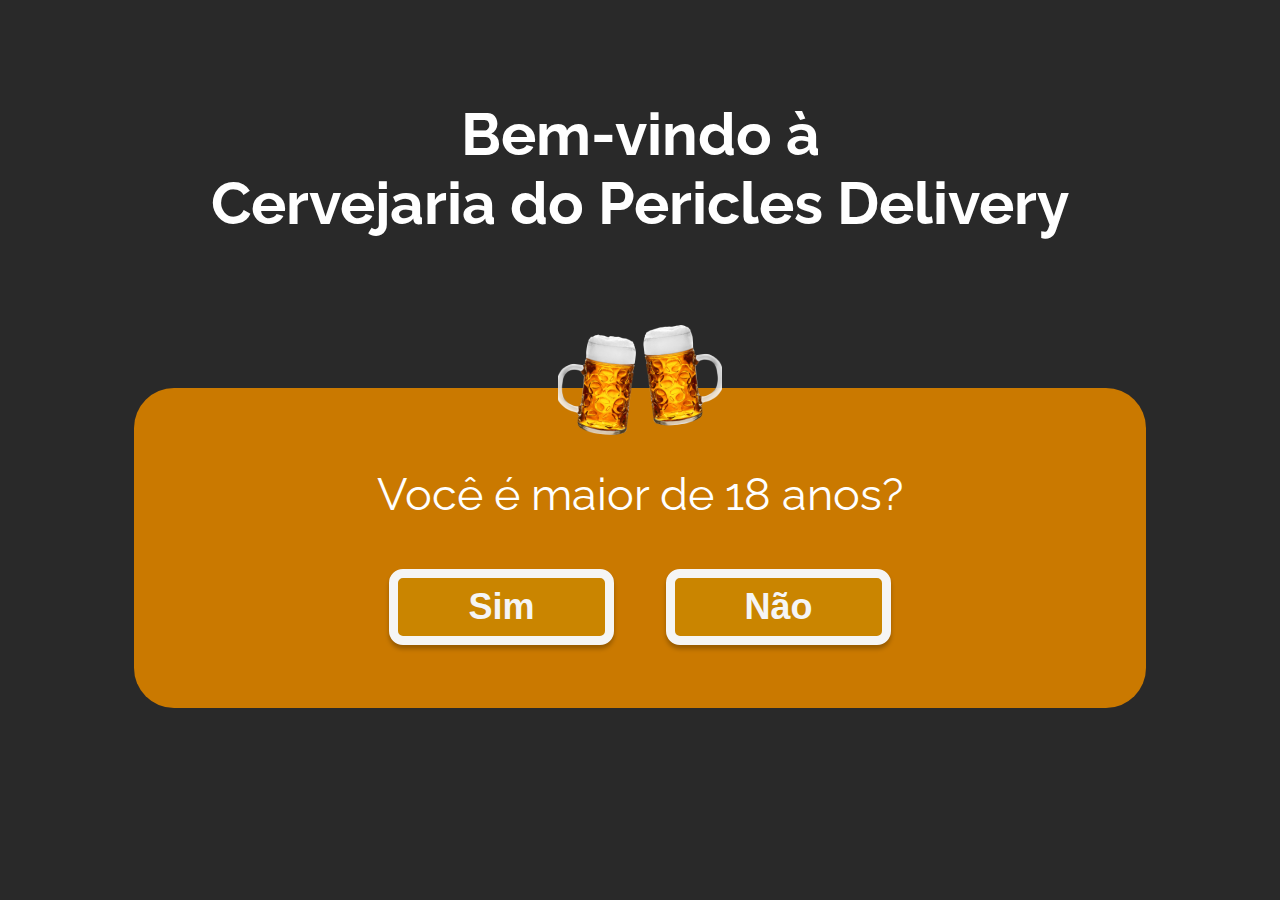
<file: cervejaria/index.html>
<!DOCTYPE html>
<html lang="en">
<head>
    <meta charset="UTF-8">
    <meta http-equiv="X-UA-Compatible" content="IE=edge">
    <meta name="viewport" content="width=device-width, initial-scale=1.0">
    <title>Cervejaria do Pericles</title>
    <link rel="stylesheet" href="style.css">
</head>
<body>
    <h1 id="welcome_text">Bem-vindo à<br>Cervejaria do Pericles Delivery</h1>
    <img id="img_logo" src="img/logo.png">
    <section id="age_verify_section">
        <p>Você é maior de 18 anos?</p>
        <button>Sim</button>
        <button>Não</button>
    </section>
</body>
</html>
</file>
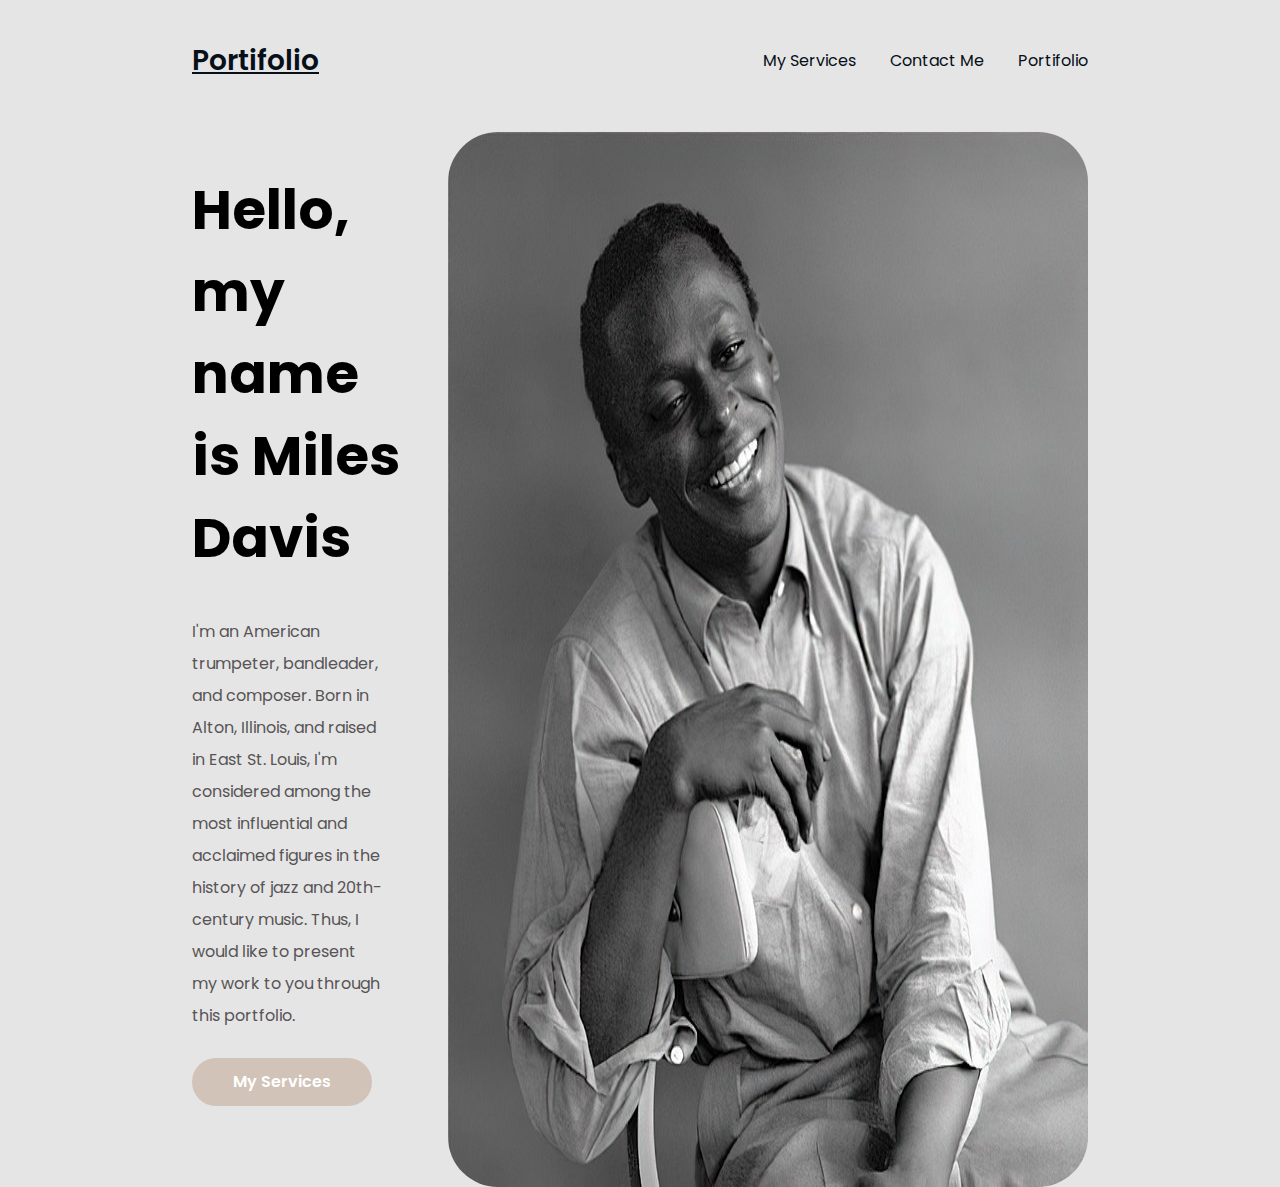
<file: portfolio/index.html>
<!DOCTYPE html>
<html lang="en">
<head>
    <meta charset="UTF-8">
    <meta http-equiv="X-UA-Compatible" content="IE=edge">
    <meta name="viewport" content="width=device-width, initial-scale=1.0">
    <title>Miles Davis Portifolio</title>
    <link rel="stylesheet" href="style.css">
</head>
<body>
    <div class="header">
        <a id="main-link" href="">Portifolio</a>
        <div id="header-links">
            <a href="">My Services</a>
            <a href="">Contact Me</a>
            <a href="">Portifolio</a>
        </div>
    </div>
    <div class="presentation">
        <div id="presentation_text">
            <h1>
                Hello, my name<br>is Miles Davis
            </h1>
            <h5>
                I'm an American trumpeter, bandleader, and composer. 
                Born in  Alton, Illinois, and raised in East St. Louis, I'm 
                considered among the most influential and acclaimed 
                figures in the history of jazz and 20th-century music. 
                Thus, I would like to present my work to you through 
                this portfolio.
            </h5>
            <button id="my_services_button">My Services</button>
        </div>
        <img src="img/presentation_image_original.jpg">
    </div>
</body>
</html>
</file>
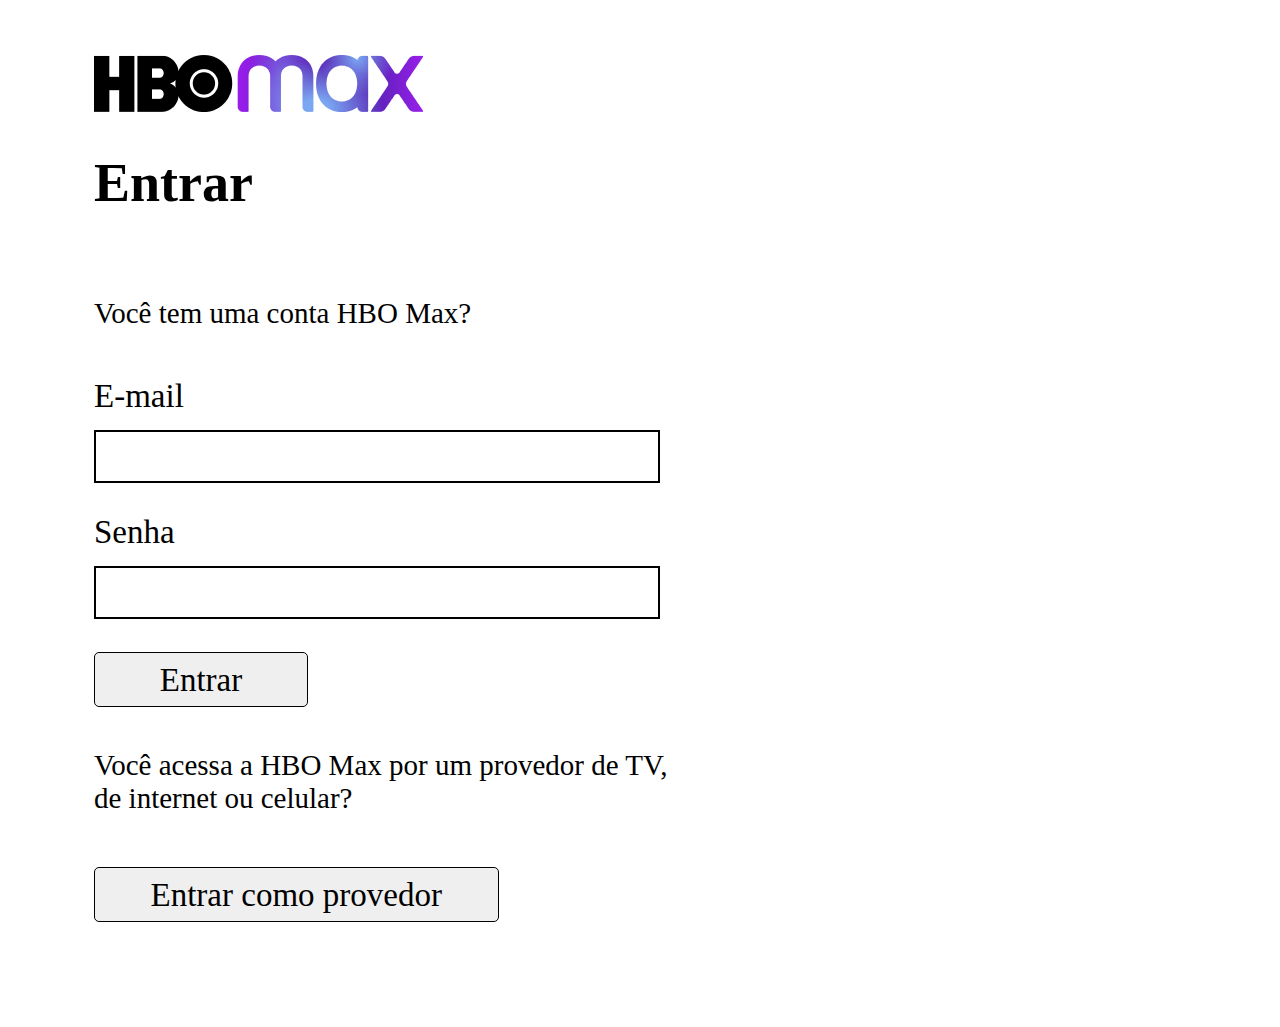
<file: hbo_max/model1/index.html>
<!DOCTYPE html>
<html lang="en">
<head>
    <meta charset="UTF-8">
    <meta http-equiv="X-UA-Compatible" content="IE=edge">
    <meta name="viewport" content="width=device-width, initial-scale=1.0">
    <title>Dinâmica HBOMax1</title>
    <link rel="stylesheet" href="style.css">
</head>
<body>
    <header>
        <img src="img/hbo_max1.png">
    </header>
    <section>
        <h1 id="h1_entrar">Entrar</h1><br>
        <p id="questao">Você tem uma conta HBO Max?</p><br>
        <form action="" method="post">
            <div class="conta_form">
                <label for="email">E-mail</label><br>
                <input type="email" name="email" id="email_id"><br>
                <label for="senha">Senha</label><br>
                <input type="senha" name="senha" id="senha_id"><br>
                <button type="submit">Entrar</button><br>
            </div>
        </form>
        <div class="provedor_form">
            <p>Você acessa a HBO Max por um provedor de TV,<br>
                de internet ou celular?</p>
            <button>Entrar como provedor</button>
        </div>
    </section>
</body>
</html>
</file>
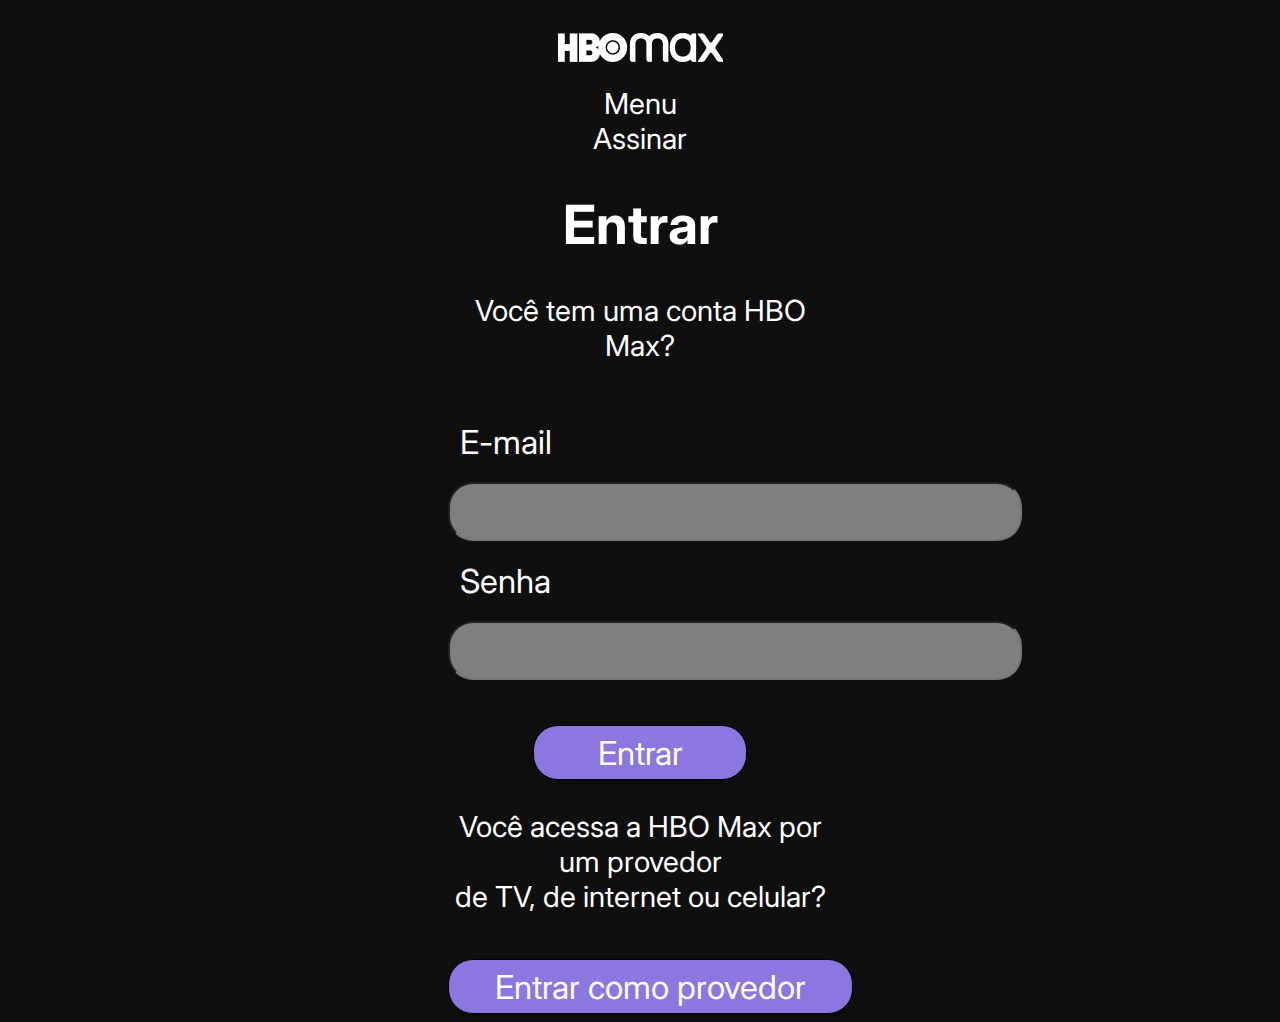
<file: hbo_max/model2/index.html>
<!DOCTYPE html>
<html lang="en">
<head>
    <meta charset="UTF-8">
    <meta http-equiv="X-UA-Compatible" content="IE=edge">
    <meta name="viewport" content="width=device-width, initial-scale=1.0">
    <title>Dinâmica HBOMax2</title>
    <link rel="stylesheet" href="style.css">
</head>
<body>
    <header>
        <img src="img/hbo_max2.png">
    </header>
    <nav>
        <div class="nav_links">
            <a href="">Menu</a>
            <a href="">Assinar</a>
        </div>
    </nav>
    <div id="entrar_area">
        <h1>Entrar</h1>
        <p>Você tem uma conta HBO Max?</p>
    </div>
    <form action="" method="post">
            <div id="form_login_id" class="form_login">
                <div id="div_form">
                    <label for="email">E-mail</label><br>
                    <input type="email" name="email" id="email_id"><br>
                    <label for="senha">Senha</label><br>
                    <input type="senha" name="senha" id="senha_id"><br>
                </div>
                <div id="div_button">
                    <button type="submit">Entrar</button><br>
                </div>
            </div>
    </form>
    <div class="provedor_area">
        <p>Você acessa a HBO Max por um provedor<br>
            de TV, de internet ou celular?
        </p>
        <button>Entrar como provedor</button>
    </div>
</body>
</html>
</file>
<file: cervejaria/style.css>
@import url('https://fonts.googleapis.com/css2?family=Inter:wght@400;600;700&family=Raleway:wght@400;600;700&display=swap');

body {
    background-color: rgba(0, 0, 0, 0.84);
    font-family: 'Raleway';
}

#welcome_text {
    text-align: center;
    color: white;
    margin-top: 100px;
    font-style: normal;
    font-weight: 700;
    font-size: 59px;
    line-height: 69px;
    margin-bottom: 150px;
}

#age_verify_section {
    align-self: center;
    width: 80%;
    margin-right: 10%;
    margin-left: 10%;
    height: 20rem;
    background-color: #CA7900;
    color: #CA7900;
    border-radius: 40px;
    text-align: center;
}

#age_verify_section p {
    margin: 0;
    padding-top: 5rem;
    padding-bottom: 3rem;
    color: white;
    font-style: normal;
    font-weight: 400;
    font-size: 45px;
    line-height: 53px;
}

#age_verify_section button {
    margin: 0 1.5rem 0 1.5rem;
    box-sizing: border-box;
    width: 225px;
    height: 76px;
    background: #CA8500;
    border: 9px solid #F5F5F5;
    box-shadow: 0px 4px 4px rgba(0, 0, 0, 0.25);
    border-radius: 14px;
    font-style: normal;
    font-weight: 600;
    font-size: 36px;
    line-height: 42px;
    color: #F5F5F5;
}

button:hover {
    cursor: pointer;
}

button:active {
    background: #e8c37a !important;
}

#img_logo {
    position: absolute;
    transform: translate(-50%, -50%);
    top: 50%;
    left: 50%;
    width: auto;
    top: 380px; 
}
</file>
<file: portfolio/style.css>
@import url('https://fonts.googleapis.com/css2?family=Poppins:wght@400;600;700&display=swap');

body {
    background-color: #E5E5E5;
    padding: 0 15% 0 15%;
    margin: 0;
    font-family: 'Poppins';
}

.header {
    display: flex;
    justify-content: space-between;
    width: 100%;
    padding: 0;
    margin: 0;
    /*border: 1px solid black;*/
    color: #070F18;
}

#header-links a {
    text-decoration: none;
    color: #070F18;
    padding: 0;
    margin-left: 30px;
}

#main-link {
    margin-top: 40px;
    margin-bottom: 50px;
    font-style: normal;
    font-weight: 600;
    font-size: 28px;
    line-height: 42px;
    text-decoration-line: underline;
    color: #070F18;
    text-align: left;
}

#header-links {
    margin-top: 49px;
    font-style: normal;
    font-weight: 400;
    font-size: 16px;
    line-height: 24px;
    text-align: right;
}

.presentation {
    display: flex;
    flex-direction: row;
    justify-content: space-between;
    width: 100%;
    /*border: 1px solid black;*/
    text-align: left;
}

#presentation_text h1{
    font-style: normal;
    font-weight: 700;
    font-size: 55px;
    line-height: 82px;
    color: #000000;
}

#presentation_text h5{
    width: 75%;
    font-style: normal;
    font-weight: 400;
    font-size: 16px;
    line-height: 32px;
    color: #575455;
}

#presentation_text button{
    margin-bottom: 81px;
    width: 180px;
    height: 48px;
    border: none;
    font-family: 'Poppins';
    font-style: normal;
    font-weight: 600;
    font-size: 16px;
    line-height: 24px;
    text-align: center;
    color: #FFFFFF;
    background: #D1C3B8;
    border-radius: 50px;
}

.presentation img {
    border-radius: 50px;
    align-content: right;
}
</file>
<file: hbo_max/model1/style.css>
body {
    margin-top: 55px;
    margin-left: 94px;
    margin-bottom: 105px;
    margin-right: 94px;
}

#h1_entrar {
    font-family: 'Times New Roman';
    font-style: normal;
    font-weight: 700;
    font-size: 54px;
    line-height: 62px;
}

#questao {
    font-family: 'Times New Roman';
    font-style: normal;
    font-weight: 400;
    font-size: 29px;
    line-height: 33px;
}

label {
    font-family: 'Times New Roman';
    font-style: normal;
    font-weight: 400;
    font-size: 33px;
    line-height: 38px;
}

.conta_form input {
    margin-top: 15px;
    margin-bottom: 30px;
    box-sizing: border-box;
    width: 566px;
    height: 53px;
    background: #FFFFFF;
    border: 2px solid #000000;
}

.conta_form button {
    font-family: 'Times New Roman';
    font-style: normal;
    font-weight: 400;
    font-size: 33px;
    line-height: 38px;
    box-sizing: border-box;
    width: 214px;
    height: 55px;
    background: #EFEFEF;
    border: 1px solid #000000;
    border-radius: 5px;
    margin-top: 3px;
    margin-bottom: 0;
}

.provedor_form p {
    margin-top: 42px;
    margin-bottom: 52px;
    font-family: 'Times New Roman';
    font-style: normal;
    font-weight: 400;
    font-size: 29px;
    line-height: 33px;
}

.provedor_form button {
    font-family: 'Times New Roman';
    font-style: normal;
    font-weight: 400;
    font-size: 33px;
    line-height: 38px;
    box-sizing: border-box;
    width: 404.5px;
    height: 55px;
    background: #EFEFEF;
    border: 1px solid #000000;
    border-radius: 5px;
}
</file>
<file: hbo_max/model2/style.css>
@import url('https://fonts.googleapis.com/css2?family=Inter:wght@400;600;700&display=swap');

body {
    display: flex;
    flex-direction: column;
    justify-content: center;
    /*text-align: center;*/
    background-color: #0F0F0F;
    margin-left: 35%;
    margin-right: 35%;
}

header {
    text-align: center;
    margin-top: 25px;
}

.nav_links {
    text-align: center;
    display: flex;
    flex-direction: column;
    margin-top: 20px;
}

.nav_links a {
    font-family: 'Inter';
    font-style: normal;
    font-weight: 400;
    font-size: 29px;
    line-height: 35px;
    text-decoration: none;
    color: #FFFFFF;
}

h1, p, label {
    text-align: center;
    font-family: 'Inter';
    font-style: normal;
    color: #FFFFFF;
}

h1 {
    font-weight: 700;
    font-size: 54px;
    line-height: 65px;
}

p {
    font-weight: 400;
    font-size: 29px;
    line-height: 35px;
}

label {
    font-weight: 400;
    font-size: 33px;
    line-height: 40px;
}

.form_login  input{
    width: 566px;
    height: 53px;
    background: #7F7F7F;
    border-radius: 25px;
    margin-bottom: 30px;
}

.form_login  button {
    width: 214px;
    height: 55px;
    background: #8C77E0;
    border: 1px solid #000000;
    box-shadow: 0px 4px 4px rgba(0, 0, 0, 0.25);
    border-radius: 25px;
    font-family: 'Inter';
    font-style: normal;
    font-weight: 400;
    font-size: 33px;
    line-height: 40px;
    color: #FFFFFF;
    margin-top: 25px;
}

button {
    width: 404.5px;
    height: 55px;
    background: #8C77E0;
    border: 1px solid #000000;
    box-shadow: 0px 4px 4px rgba(0, 0, 0, 0.25);
    border-radius: 25px;
    font-family: 'Inter';
    font-style: normal;
    font-weight: 400;
    font-size: 33px;
    line-height: 40px;
    color: #FFFFFF;
}

button:hover {
    cursor: pointer;
}

#entrar_area {
    margin-bottom: 30px;
}

#div_button {
    text-align: center;
}

#div_form label{
    margin-left: 3%;
}

.provedor_area{
    text-align: center;
}

.provedor_area p {
    margin-bottom: 45px;
}

.form_login input{
    margin-top: 20px;
    margin-bottom: 20px;
}
</file>
